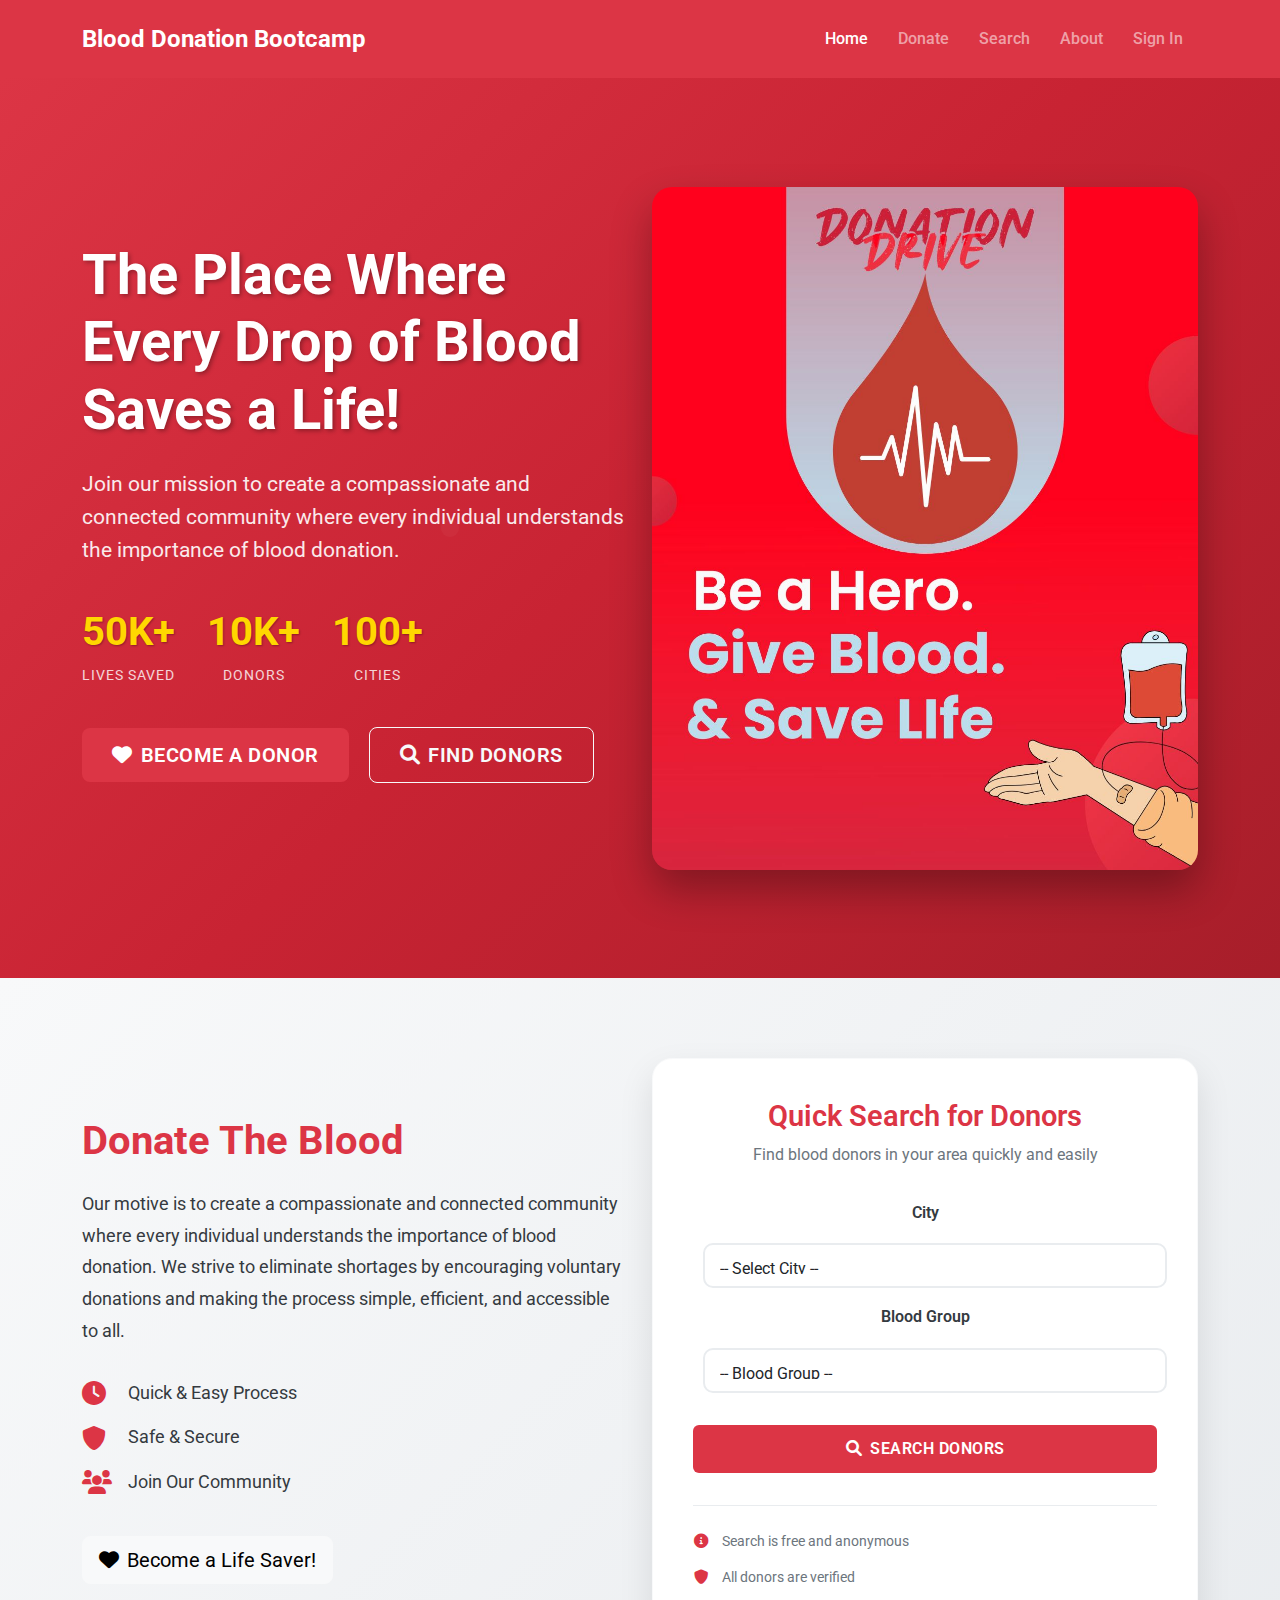
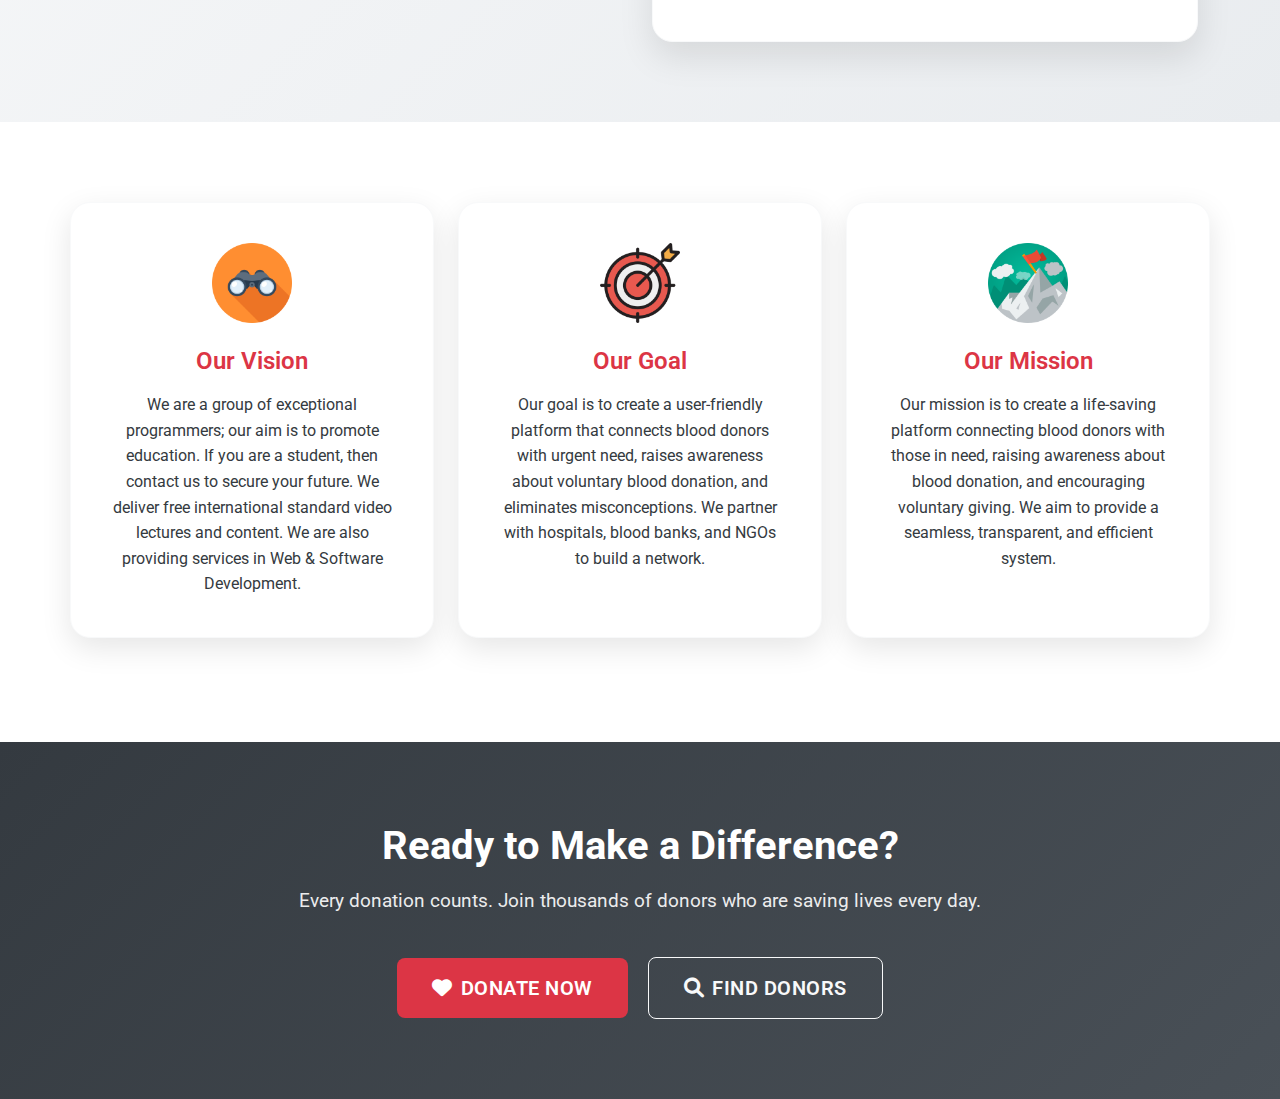
<file: blood donation/index.html>
<!DOCTYPE html>
<html lang="en">
<head>
    <meta charset="UTF-8">
    <meta name="viewport" content="width=device-width, initial-scale=1.0">
    <title>Donate The Blood</title>
    <meta name="description" content="Blood Donation Website">
    <meta name="author" content="Blood Donation System">
    
    <!-- Bootstrap CSS -->
    <link href="https://cdn.jsdelivr.net/npm/bootstrap@5.3.0/dist/css/bootstrap.min.css" rel="stylesheet">
    <!-- Custom CSS -->
    <link rel="stylesheet" href="css/styles.css">
    <!-- Google Fonts -->
    <link href="https://fonts.googleapis.com/css2?family=Roboto:wght@400;700&display=swap" rel="stylesheet">
    <!-- Font Awesome -->
    <link rel="stylesheet" href="https://cdnjs.cloudflare.com/ajax/libs/font-awesome/6.0.0/css/all.min.css">
</head>
<body>
    <!-- Navigation -->
    <nav class="navbar navbar-expand-lg navbar-dark bg-danger">
        <div class="container">
            <a class="navbar-brand" href="index.html">Blood Donation Bootcamp</a>
            <button class="navbar-toggler" type="button" data-bs-toggle="collapse" data-bs-target="#navbarNav">
                <span class="navbar-toggler-icon"></span>
            </button>
            <div class="collapse navbar-collapse" id="navbarNav">
                <ul class="navbar-nav ms-auto">
                    <li class="nav-item">
                        <a class="nav-link active" href="index.html">Home</a>
                    </li>
                    <li class="nav-item">
                        <a class="nav-link" href="donate.html">Donate</a>
                    </li>
                    <li class="nav-item">
                        <a class="nav-link" href="search.html">Search</a>
                    </li>
                    <li class="nav-item">
                        <a class="nav-link" href="about.html">About</a>
                    </li>
                    <li class="nav-item">
                        <a class="nav-link" href="signin.html">Sign In</a>
                    </li>
                </ul>
            </div>
        </div>
    </nav>

    <!-- Hero Section -->
    <div class="container-fluid hero-section">
        <div class="container">
            <div class="row align-items-center min-vh-100">
                <div class="col-lg-6">
                    <div class="hero-content">
                        <h1 class="hero-title">The Place Where Every Drop of Blood Saves a Life!</h1>
                        <p class="hero-subtitle">Join our mission to create a compassionate and connected community where every individual understands the importance of blood donation.</p>
                        
                        <div class="hero-stats">
                            <div class="stat-item">
                                <div class="stat-number">50K+</div>
                                <div class="stat-label">Lives Saved</div>
                            </div>
                            <div class="stat-item">
                                <div class="stat-number">10K+</div>
                                <div class="stat-label">Donors</div>
                            </div>
                            <div class="stat-item">
                                <div class="stat-number">100+</div>
                                <div class="stat-label">Cities</div>
                            </div>
                        </div>

                        <div class="hero-actions">
                            <a href="donate.html" class="btn btn-danger btn-lg me-3">
                                <i class="fas fa-heart me-2"></i>Become a Donor
                            </a>
                            <a href="search.html" class="btn btn-outline-light btn-lg">
                                <i class="fas fa-search me-2"></i>Find Donors
                            </a>
                        </div>
                    </div>
                </div>
                <div class="col-lg-6">
                    <div class="hero-image-container">
                        <img src="img/blood.jpg" alt="Blood Donation" class="hero-image">
                    </div>
                </div>
            </div>
        </div>
    </div>

    <!-- Donate Section -->
    <div class="container-fluid donate-section">
        <div class="container">
            <div class="row align-items-center">
                <div class="col-lg-6">
                    <div class="donate-content">
                        <h2 class="section-title">Donate The Blood</h2>
                        <p class="section-text">
                            Our motive is to create a compassionate and connected community where every individual understands the importance of blood donation. We strive to eliminate shortages by encouraging voluntary donations and making the process simple, efficient, and accessible to all.
                        </p>
                        <div class="donate-features">
                            <div class="feature-item">
                                <i class="fas fa-clock text-danger"></i>
                                <span>Quick & Easy Process</span>
                            </div>
                            <div class="feature-item">
                                <i class="fas fa-shield-alt text-danger"></i>
                                <span>Safe & Secure</span>
                            </div>
                            <div class="feature-item">
                                <i class="fas fa-users text-danger"></i>
                                <span>Join Our Community</span>
                            </div>
                        </div>
                        <a href="donate.html" class="btn btn-light btn-lg">
                            <i class="fas fa-heart me-2"></i>Become a Life Saver!
                        </a>
                    </div>
                </div>
                <div class="col-lg-6">
                    <div class="donate-visual">
                        <div class="quick-search-container">
                            <h3 class="search-title">Quick Search for Donors</h3>
                            <p class="search-subtitle">Find blood donors in your area quickly and easily</p>
                            <form action="search.html" method="get" class="donate-search-form">
                                <div class="form-group mb-3">
                                    <label for="donate-city" class="form-label">City</label>
                                    <select name="city" id="donate-city" class="form-control" required>
                                        <option value="">-- Select City --</option>
                                        <!-- Cities will be populated by JavaScript -->
                                    </select>
                                </div>
                                <div class="form-group mb-3">
                                    <label for="donate-blood-group" class="form-label">Blood Group</label>
                                    <select name="blood_group" id="donate-blood-group" class="form-control" required>
                                        <option value="">-- Blood Group --</option>
                                        <option value="A+">A+</option>
                                        <option value="A-">A-</option>
                                        <option value="B+">B+</option>
                                        <option value="B-">B-</option>
                                        <option value="AB+">AB+</option>
                                        <option value="AB-">AB-</option>
                                        <option value="O+">O+</option>
                                        <option value="O-">O-</option>
                                    </select>
                                </div>
                                <button type="submit" class="btn btn-danger w-100">
                                    <i class="fas fa-search me-2"></i>Search Donors
                                </button>
                            </form>
                            <div class="search-info">
                                <div class="info-item">
                                    <i class="fas fa-info-circle text-danger"></i>
                                    <span>Search is free and anonymous</span>
                                </div>
                                <div class="info-item">
                                    <i class="fas fa-shield-alt text-danger"></i>
                                    <span>All donors are verified</span>
                                </div>
                            </div>
                        </div>
                    </div>
                </div>
            </div>
        </div>
    </div>

    <!-- Vision, Goal, Mission Section -->
    <div class="container mission-section">
        <div class="row">
            <div class="col-lg-4 mb-4">
                <div class="mission-card">
                    <div class="card-icon">
                        <img src="img/binoculars.png" alt="Our Vision" class="mission-icon">
                    </div>
                    <h3 class="card-title">Our Vision</h3>
                    <p class="card-text">
                        We are a group of exceptional programmers; our aim is to promote education. If you are a student, then contact us to secure your future. We deliver free international standard video lectures and content. We are also providing services in Web & Software Development.
                    </p>
                </div>
            </div>
            
            <div class="col-lg-4 mb-4">
                <div class="mission-card">
                    <div class="card-icon">
                        <img src="img/target.png" alt="Our Goal" class="mission-icon">
                    </div>
                    <h3 class="card-title">Our Goal</h3>
                    <p class="card-text">
                        Our goal is to create a user-friendly platform that connects blood donors with urgent need, raises awareness about voluntary blood donation, and eliminates misconceptions. We partner with hospitals, blood banks, and NGOs to build a network.
                    </p>
                </div>
            </div>
            
            <div class="col-lg-4 mb-4">
                <div class="mission-card">
                    <div class="card-icon">
                        <img src="img/goal.png" alt="Our Mission" class="mission-icon">
                    </div>
                    <h3 class="card-title">Our Mission</h3>
                    <p class="card-text">
                        Our mission is to create a life-saving platform connecting blood donors with those in need, raising awareness about blood donation, and encouraging voluntary giving. We aim to provide a seamless, transparent, and efficient system.
                    </p>
                </div>
            </div>
        </div>
    </div>

    <!-- Call to Action Section -->
    <div class="container-fluid cta-section">
        <div class="container">
            <div class="row justify-content-center">
                <div class="col-lg-8 text-center">
                    <h2 class="cta-title">Ready to Make a Difference?</h2>
                    <p class="cta-text">Every donation counts. Join thousands of donors who are saving lives every day.</p>
                    <div class="cta-buttons">
                        <a href="donate.html" class="btn btn-danger btn-lg me-3">
                            <i class="fas fa-heart me-2"></i>Donate Now
                        </a>
                        <a href="search.html" class="btn btn-outline-light btn-lg">
                            <i class="fas fa-search me-2"></i>Find Donors
                        </a>
                    </div>
                </div>
            </div>
        </div>
    </div>

    <!-- Bootstrap JS -->
    <script src="https://cdn.jsdelivr.net/npm/bootstrap@5.3.0/dist/js/bootstrap.bundle.min.js"></script>
    <!-- Custom JS -->
    <script src="js/api.js"></script>
    <script src="js/main.js"></script>
</body>
</html>
</file>
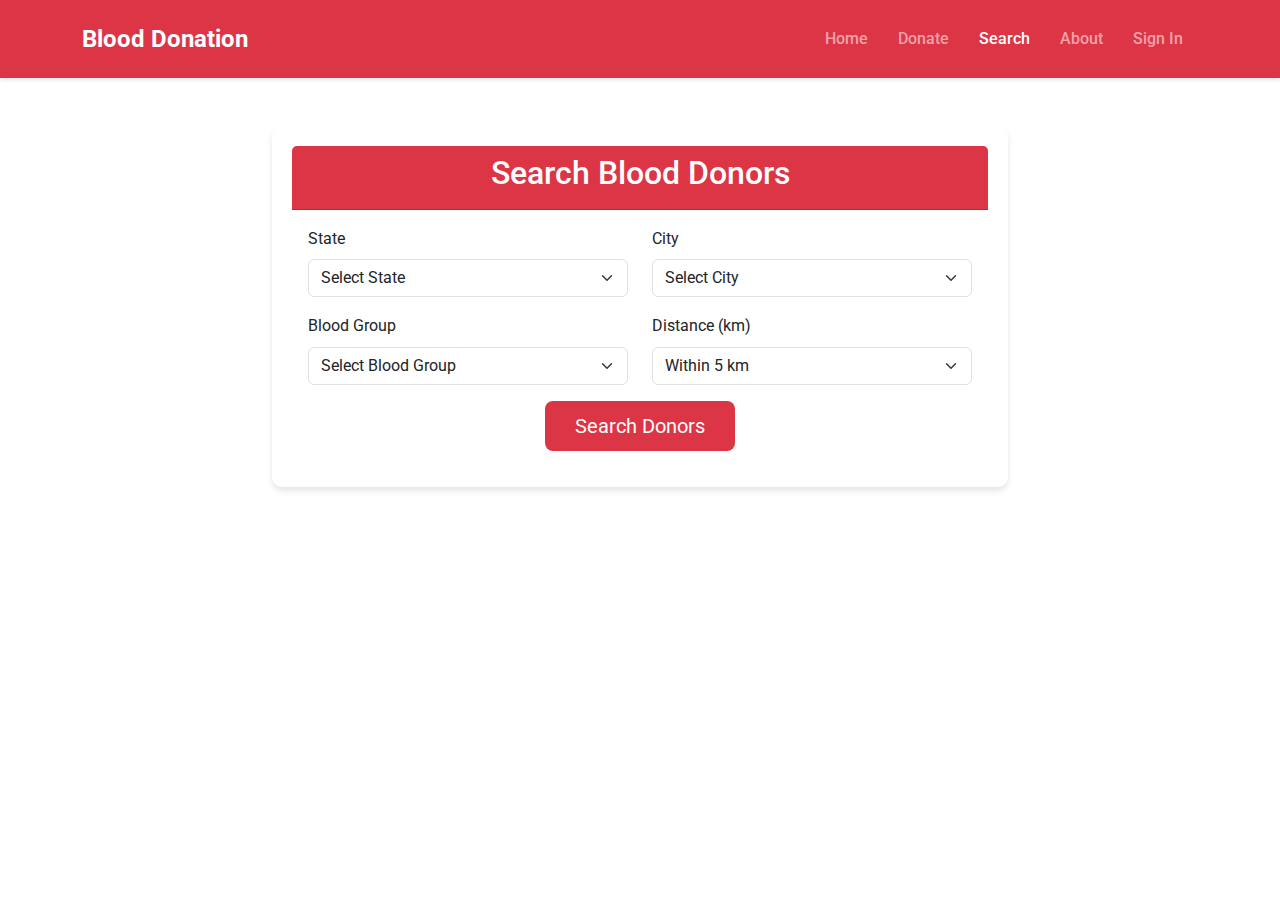
<file: blood donation/search.html>
<!DOCTYPE html>
<html lang="en">
<head>
    <meta charset="UTF-8">
    <meta name="viewport" content="width=device-width, initial-scale=1.0">
    <title>Search Donors - Blood Donation System</title>
    <meta name="description" content="Search for blood donors in your area">
    <meta name="author" content="Blood Donation System">
    
    <!-- Bootstrap CSS -->
    <link href="https://cdn.jsdelivr.net/npm/bootstrap@5.3.0/dist/css/bootstrap.min.css" rel="stylesheet">
    <!-- Custom CSS -->
    <link rel="stylesheet" href="css/styles.css">
    <!-- Google Fonts -->
    <link href="https://fonts.googleapis.com/css2?family=Roboto:wght@400;700&display=swap" rel="stylesheet">
</head>
<body>
    <!-- Navigation -->
    <nav class="navbar navbar-expand-lg navbar-dark bg-danger">
        <div class="container">
            <a class="navbar-brand" href="index.html">Blood Donation</a>
            <button class="navbar-toggler" type="button" data-bs-toggle="collapse" data-bs-target="#navbarNav">
                <span class="navbar-toggler-icon"></span>
            </button>
            <div class="collapse navbar-collapse" id="navbarNav">
                <ul class="navbar-nav ms-auto">
                    <li class="nav-item">
                        <a class="nav-link" href="index.html">Home</a>
                    </li>
                    <li class="nav-item">
                        <a class="nav-link" href="donate.html">Donate</a>
                    </li>
                    <li class="nav-item">
                        <a class="nav-link active" href="search.html">Search</a>
                    </li>
                    <li class="nav-item">
                        <a class="nav-link" href="about.html">About</a>
                    </li>
                    <li class="nav-item">
                        <a class="nav-link" href="signin.html">Sign In</a>
                    </li>
                </ul>
            </div>
        </div>
    </nav>

    <!-- Search Section -->
    <div class="container">
        <div class="row">
            <div class="col-md-8 offset-md-2">
                <div class="card mt-5">
                    <div class="card-header bg-danger text-white">
                        <h2 class="text-center">Search Blood Donors</h2>
                    </div>
                    <div class="card-body">
                        <form id="searchForm" action="#" method="GET">
                            <div class="row">
                                <div class="col-md-6 mb-3">
                                    <label for="state" class="form-label">State</label>
                                    <select class="form-select" id="state" name="state" required>
                                        <option value="">Select State</option>
                                        <!-- States will be populated by JavaScript -->
                                    </select>
                                </div>
                                <div class="col-md-6 mb-3">
                                    <label for="city" class="form-label">City</label>
                                    <select class="form-select" id="city" name="city" required>
                                        <option value="">Select City</option>
                                        <!-- Cities will be populated by JavaScript -->
                                    </select>
                                </div>
                            </div>

                            <div class="row">
                                <div class="col-md-6 mb-3">
                                    <label for="blood_group" class="form-label">Blood Group</label>
                                    <select class="form-select" id="blood_group" name="blood_group" required>
                                        <option value="">Select Blood Group</option>
                                        <option value="A+">A+</option>
                                        <option value="A-">A-</option>
                                        <option value="B+">B+</option>
                                        <option value="B-">B-</option>
                                        <option value="AB+">AB+</option>
                                        <option value="AB-">AB-</option>
                                        <option value="O+">O+</option>
                                        <option value="O-">O-</option>
                                    </select>
                                </div>
                                <div class="col-md-6 mb-3">
                                    <label for="distance" class="form-label">Distance (km)</label>
                                    <select class="form-select" id="distance" name="distance">
                                        <option value="5">Within 5 km</option>
                                        <option value="10">Within 10 km</option>
                                        <option value="20">Within 20 km</option>
                                        <option value="50">Within 50 km</option>
                                        <option value="100">Within 100 km</option>
                                    </select>
                                </div>
                            </div>

                            <div class="text-center">
                                <button type="submit" class="btn btn-danger btn-lg">Search Donors</button>
                            </div>
                        </form>
                    </div>
                </div>

                <!-- Search Results -->
                <div id="searchResults" class="mt-4" style="display: none;">
                    <h3 class="text-center mb-4">Search Results</h3>
                    <div class="row" id="donorsList">
                        <!-- Donor cards will be populated by JavaScript -->
                    </div>
                </div>

                <!-- No Results Message -->
                <div id="noResults" class="alert alert-info mt-4 text-center" style="display: none;">
                    No donors found matching your criteria. Please try a different search or register as a donor.
                </div>
            </div>
        </div>
    </div>

   

    <!-- Bootstrap JS -->
    <script src="https://cdn.jsdelivr.net/npm/bootstrap@5.3.0/dist/js/bootstrap.bundle.min.js"></script>
    <!-- Custom JS -->
    <script src="js/api.js"></script>
    <script src="js/main.js"></script>
    <script src="js/search.js"></script>
</body>
</html>
</file>
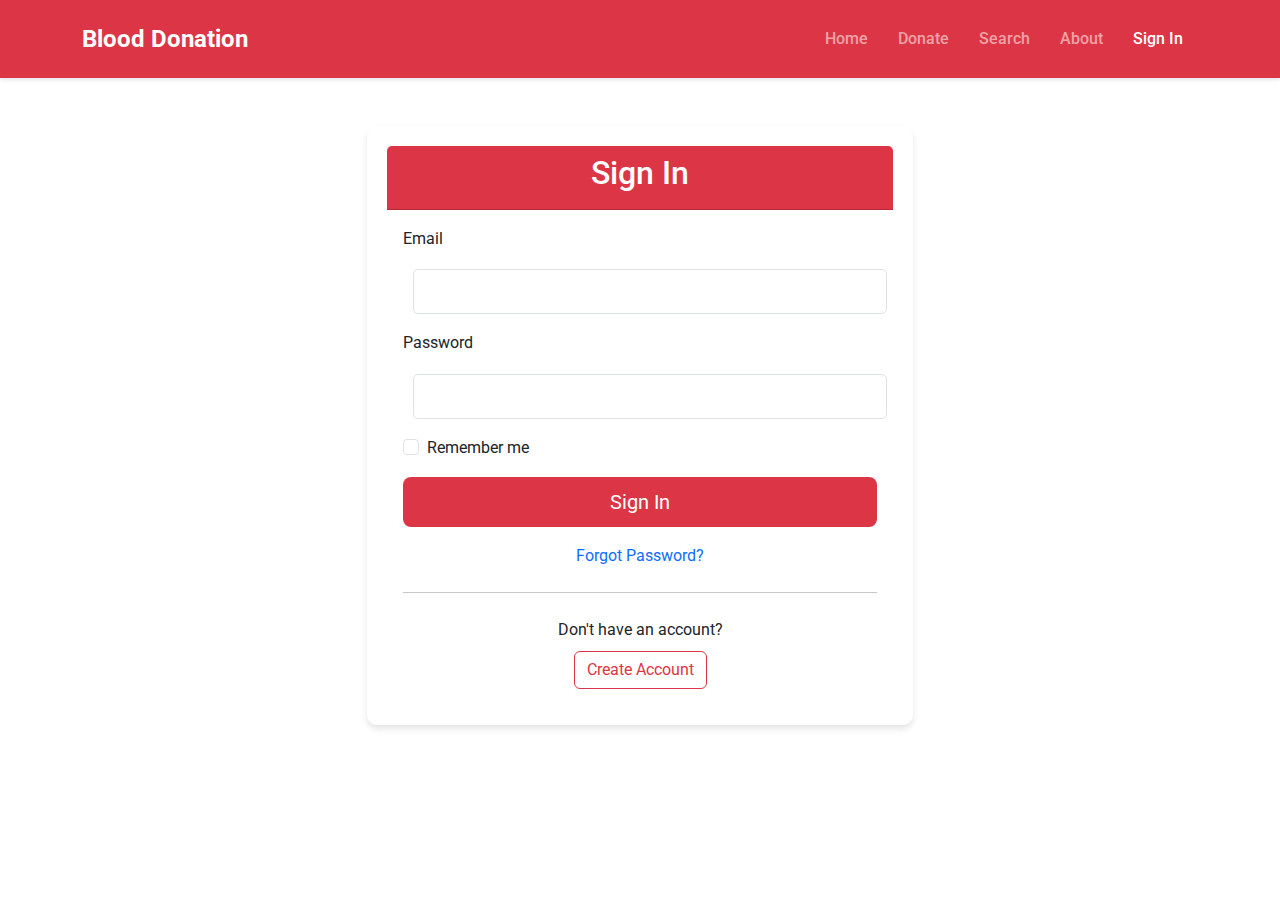
<file: blood donation/signin.html>
<!DOCTYPE html>
<html lang="en">
<head>
    <meta charset="UTF-8">
    <meta name="viewport" content="width=device-width, initial-scale=1.0">
    <title>Sign In - Blood Donation System</title>
    <meta name="description" content="Sign in to your blood donation account">
    <meta name="author" content="Blood Donation System">
    
    <!-- Bootstrap CSS -->
    <link href="https://cdn.jsdelivr.net/npm/bootstrap@5.3.0/dist/css/bootstrap.min.css" rel="stylesheet">
    <!-- Custom CSS -->
    <link rel="stylesheet" href="css/styles.css">
    <!-- Google Fonts -->
    <link href="https://fonts.googleapis.com/css2?family=Roboto:wght@400;700&display=swap" rel="stylesheet">
</head>
<body>
    <!-- Navigation -->
    <nav class="navbar navbar-expand-lg navbar-dark bg-danger">
        <div class="container">
            <a class="navbar-brand" href="index.html">Blood Donation</a>
            <button class="navbar-toggler" type="button" data-bs-toggle="collapse" data-bs-target="#navbarNav">
                <span class="navbar-toggler-icon"></span>
            </button>
            <div class="collapse navbar-collapse" id="navbarNav">
                <ul class="navbar-nav ms-auto">
                    <li class="nav-item">
                        <a class="nav-link" href="index.html">Home</a>
                    </li>
                    <li class="nav-item">
                        <a class="nav-link" href="donate.html">Donate</a>
                    </li>
                    <li class="nav-item">
                        <a class="nav-link" href="search.html">Search</a>
                    </li>
                    <li class="nav-item">
                        <a class="nav-link" href="about.html">About</a>
                    </li>
                    <li class="nav-item">
                        <a class="nav-link active" href="signin.html">Sign In</a>
                    </li>
                </ul>
            </div>
        </div>
    </nav>

    <!-- Sign In Section -->
    <div class="container">
        <div class="row">
            <div class="col-md-6 offset-md-3">
                <div class="card mt-5">
                    <div class="card-header bg-danger text-white">
                        <h2 class="text-center">Sign In</h2>
                    </div>
                    <div class="card-body">
                        <form id="signinForm" action="#" method="POST">
                            <div class="mb-3">
                                <label for="email" class="form-label">Email</label>
                                <input type="email" class="form-control" id="email" name="email" required>
                            </div>
                            
                            <div class="mb-3">
                                <label for="password" class="form-label">Password</label>
                                <input type="password" class="form-control" id="password" name="password" required>
                            </div>
                            
                            <div class="mb-3 form-check">
                                <input type="checkbox" class="form-check-input" id="remember" name="remember">
                                <label class="form-check-label" for="remember">Remember me</label>
                            </div>
                            
                            <div class="d-grid gap-2">
                                <button type="submit" class="btn btn-danger btn-lg">Sign In</button>
                            </div>
                            
                            <div class="text-center mt-3">
                                <a href="#" class="text-decoration-none">Forgot Password?</a>
                            </div>
                        </form>
                        
                        <hr class="my-4">
                        
                        <div class="text-center">
                            <p class="mb-0">Don't have an account?</p>
                            <a href="#" class="btn btn-outline-danger mt-2">Create Account</a>
                        </div>
                    </div>
                </div>
            </div>
        </div>
    </div>

  

    <!-- Bootstrap JS -->
    <script src="https://cdn.jsdelivr.net/npm/bootstrap@5.3.0/dist/js/bootstrap.bundle.min.js"></script>
    <!-- Custom JS -->
    <script src="js/api.js"></script>
    <script src="js/main.js"></script>
    <script src="js/signin.js"></script>
</body>
</html>
</file>
<file: blood donation/css/styles.css>
:root {
    --primary-color: #dc3545;
    --secondary-color: #6c757d;
    --light-color: #f8f9fa;
    --dark-color: #343a40;
}

body {
    font-family: 'Roboto', sans-serif;
    line-height: 1.6;
    color: var(--dark-color);
}

.header-img {
    background: linear-gradient(rgba(0, 0, 0, 0.7), rgba(0, 0, 0, 0.7)), url('../img/header-bg.jpg');
    background-size: cover;
    background-position: center;
    color: white;
    padding: 100px 0;
    margin-bottom: 30px;
}

.header h1 {
    font-size: 2.5rem;
    font-weight: 700;
    margin-bottom: 20px;
}

.white-bar {
    width: 100px;
    height: 3px;
    background-color: white;
    margin: 20px auto;
}

.form-control {
    height: 45px;
    margin: 10px;
    border-radius: 5px;
}

.btn-danger {
    background-color: var(--primary-color);
    border: none;
    padding: 10px 30px;
    transition: all 0.3s ease;
}

.btn-danger:hover {
    background-color: #c82333;
    transform: translateY(-2px);
}

.red-background {
    background-color: var(--primary-color);
    color: white;
    padding: 50px 0;
    margin: 30px 0;
}

.red-background h1 {
    font-size: 2.5rem;
    font-weight: 700;
    margin-bottom: 20px;
}

.pera-text {
    font-size: 1.1rem;
    line-height: 1.8;
    margin-bottom: 30px;
}

.card {
    border: none;
    border-radius: 10px;
    box-shadow: 0 4px 6px rgba(0, 0, 0, 0.1);
    padding: 20px;
    margin: 20px 0;
    transition: transform 0.3s ease;
}

.card:hover {
    transform: translateY(-5px);
}

.card h3 {
    color: var(--primary-color);
    font-size: 1.5rem;
    margin-bottom: 20px;
}

.card img {
    width: 100px;
    height: 100px;
    margin: 0 auto 20px;
    display: block;
}

.footer {
    background-color: var(--dark-color);
    color: white;
    padding: 20px 0;
    margin-top: 50px;
}

@media (max-width: 768px) {
    .header h1 {
        font-size: 2rem;
    }
    
    .form-control {
        width: 100%;
        margin: 10px 0;
    }
    
    .card {
        margin: 10px 0;
    }
}

.center-aligned {
    display: flex;
    justify-content: center;
    align-items: center;
}

.margin10px {
    margin: 10px;
}

.red {
    color: var(--primary-color);
}

.navbar {
    padding: 15px 0;
    box-shadow: 0 2px 4px rgba(0, 0, 0, 0.1);
}

.navbar-brand {
    font-size: 1.5rem;
    font-weight: 700;
}

.nav-link {
    font-weight: 500;
    padding: 10px 15px !important;
    transition: color 0.3s ease;
}

.nav-link:hover {
    color: rgba(255, 255, 255, 0.8) !important;
}

.form-group {
    margin: 15px 0;
}

.demo-default {
    border: 1px solid #ced4da;
    padding: 8px 15px;
    font-size: 1rem;
    color: var(--dark-color);
}

.demo-default:focus {
    border-color: var(--primary-color);
    box-shadow: 0 0 0 0.2rem rgba(220, 53, 69, 0.25);
} 

/* New Hero Section Styles */
.hero-section {
    background: linear-gradient(135deg, #dc3545 0%, #c82333 50%, #a71e2a 100%);
    color: white;
    position: relative;
    overflow: hidden;
}

.hero-section::before {
    content: '';
    position: absolute;
    top: 0;
    left: 0;
    right: 0;
    bottom: 0;
    background: url('data:image/svg+xml,<svg xmlns="http://www.w3.org/2000/svg" viewBox="0 0 100 100"><defs><pattern id="grain" width="100" height="100" patternUnits="userSpaceOnUse"><circle cx="50" cy="50" r="1" fill="rgba(255,255,255,0.1)"/></pattern></defs><rect width="100" height="100" fill="url(%23grain)"/></svg>');
    opacity: 0.3;
}

.hero-content {
    position: relative;
    z-index: 2;
}

.hero-title {
    font-size: 3.5rem;
    font-weight: 700;
    margin-bottom: 1.5rem;
    line-height: 1.2;
    text-shadow: 2px 2px 4px rgba(0,0,0,0.3);
}

.hero-subtitle {
    font-size: 1.3rem;
    margin-bottom: 2rem;
    opacity: 0.9;
    line-height: 1.6;
}

.hero-stats {
    display: flex;
    gap: 2rem;
    margin-bottom: 2.5rem;
}

.stat-item {
    text-align: center;
}

.stat-number {
    font-size: 2.5rem;
    font-weight: 700;
    color: #ffd700;
    text-shadow: 1px 1px 2px rgba(0,0,0,0.3);
}

.stat-label {
    font-size: 0.9rem;
    opacity: 0.8;
    text-transform: uppercase;
    letter-spacing: 1px;
}

.hero-actions {
    margin-bottom: 2rem;
}

.hero-actions .btn {
    padding: 12px 30px;
    font-weight: 600;
    text-transform: uppercase;
    letter-spacing: 0.5px;
    transition: all 0.3s ease;
}

.hero-actions .btn:hover {
    transform: translateY(-3px);
    box-shadow: 0 10px 25px rgba(0,0,0,0.2);
}

.hero-image-container {
    position: relative;
    text-align: center;
}

.hero-image {
    max-width: 100%;
    height: auto;
    border-radius: 20px;
    box-shadow: 0 20px 40px rgba(0,0,0,0.3);
    transition: transform 0.3s ease;
}

.hero-image:hover {
    transform: scale(1.05);
}

/* Quick Search Container in Donate Section */
.quick-search-container {
    background: white;
    padding: 2.5rem;
    border-radius: 20px;
    box-shadow: 0 15px 35px rgba(0,0,0,0.1);
    border: 1px solid #f8f9fa;
}

.search-title {
    color: var(--primary-color);
    font-size: 1.8rem;
    font-weight: 600;
    margin-bottom: 0.5rem;
    text-align: center;
}

.search-subtitle {
    color: var(--secondary-color);
    text-align: center;
    margin-bottom: 2rem;
    font-size: 1rem;
}

.donate-search-form .form-control {
    border: 2px solid #e9ecef;
    border-radius: 10px;
    padding: 12px 15px;
    transition: all 0.3s ease;
    font-size: 1rem;
}

.donate-search-form .form-control:focus {
    border-color: var(--primary-color);
    box-shadow: 0 0 0 0.2rem rgba(220, 53, 69, 0.25);
}

.donate-search-form .form-label {
    font-weight: 600;
    color: var(--dark-color);
    margin-bottom: 0.5rem;
}

.donate-search-form .btn {
    padding: 12px 20px;
    font-weight: 600;
    text-transform: uppercase;
    letter-spacing: 0.5px;
    margin-top: 1rem;
}

.search-info {
    margin-top: 2rem;
    padding-top: 1.5rem;
    border-top: 1px solid #e9ecef;
}

.info-item {
    display: flex;
    align-items: center;
    margin-bottom: 0.8rem;
    font-size: 0.9rem;
    color: var(--secondary-color);
}

.info-item i {
    margin-right: 0.8rem;
    width: 16px;
}

/* Remove old floating card styles */
.floating-card {
    display: none;
}

/* Donate Section Styles */
.donate-section {
    background: linear-gradient(135deg, #f8f9fa 0%, #e9ecef 100%);
    padding: 80px 0;
}

.section-title {
    font-size: 2.5rem;
    font-weight: 700;
    color: var(--primary-color);
    margin-bottom: 1.5rem;
}

.section-text {
    font-size: 1.1rem;
    line-height: 1.8;
    margin-bottom: 2rem;
    color: var(--dark-color);
}

.donate-features {
    margin-bottom: 2.5rem;
}

.feature-item {
    display: flex;
    align-items: center;
    margin-bottom: 1rem;
    font-size: 1.1rem;
    color: var(--dark-color);
}

.feature-item i {
    font-size: 1.5rem;
    margin-right: 1rem;
    width: 30px;
}

.donate-visual {
    text-align: center;
    position: relative;
}

.blood-drop-animation {
    position: relative;
    height: 300px;
}

.drop {
    position: absolute;
    width: 20px;
    height: 30px;
    background: var(--primary-color);
    border-radius: 50% 50% 50% 50% / 60% 60% 40% 40%;
    animation: dropFall 3s infinite;
}

.drop:nth-child(1) {
    left: 20%;
    animation-delay: 0s;
}

.drop:nth-child(2) {
    left: 50%;
    animation-delay: 1s;
}

.drop:nth-child(3) {
    left: 80%;
    animation-delay: 2s;
}

@keyframes dropFall {
    0% {
        top: -50px;
        opacity: 0;
        transform: scale(0.5);
    }
    50% {
        opacity: 1;
        transform: scale(1);
    }
    100% {
        top: 300px;
        opacity: 0;
        transform: scale(0.5);
    }
}

/* Mission Section Styles */
.mission-section {
    padding: 80px 0;
    background: white;
}

.mission-card {
    background: white;
    border-radius: 20px;
    padding: 2.5rem;
    text-align: center;
    box-shadow: 0 10px 30px rgba(0,0,0,0.1);
    transition: all 0.3s ease;
    height: 100%;
    border: 1px solid #f8f9fa;
}

.mission-card:hover {
    transform: translateY(-10px);
    box-shadow: 0 20px 40px rgba(0,0,0,0.15);
}

.card-icon {
    margin-bottom: 1.5rem;
}

.mission-icon {
    width: 80px;
    height: 80px;
    margin: 0 auto;
    transition: transform 0.3s ease;
}

.mission-card:hover .mission-icon {
    transform: scale(1.1);
}

.card-title {
    color: var(--primary-color);
    font-size: 1.5rem;
    font-weight: 600;
    margin-bottom: 1rem;
}

.card-text {
    color: var(--dark-color);
    line-height: 1.6;
    font-size: 1rem;
}

.cta-section {
    background: linear-gradient(135deg, var(--dark-color) 0%, #495057 100%);
    color: white;
    padding: 80px 0;
    text-align: center;
}

.cta-title {
    font-size: 2.5rem;
    font-weight: 700;
    margin-bottom: 1rem;
}

.cta-text {
    font-size: 1.2rem;
    margin-bottom: 2.5rem;
    opacity: 0.9;
}

.cta-buttons .btn {
    padding: 15px 35px;
    font-weight: 600;
    text-transform: uppercase;
    letter-spacing: 0.5px;
    transition: all 0.3s ease;
}

.cta-buttons .btn:hover {
    transform: translateY(-3px);
    box-shadow: 0 10px 25px rgba(0,0,0,0.3);
}

@media (max-width: 991px) {
    .hero-title {
        font-size: 2.5rem;
    }
    
    .hero-stats {
        flex-direction: column;
        gap: 1rem;
    }
    
    .floating-card {
        position: relative;
        bottom: auto;
        left: auto;
        transform: none;
        margin-top: 2rem;
        min-width: auto;
    }
    
    .donate-visual {
        margin-top: 3rem;
    }
}

@media (max-width: 768px) {
    .hero-title {
        font-size: 2rem;
    }
    
    .hero-subtitle {
        font-size: 1.1rem;
    }
    
    .section-title {
        font-size: 2rem;
    }
    
    .cta-title {
        font-size: 2rem;
    }
    
    .hero-actions .btn {
        display: block;
        width: 100%;
        margin-bottom: 1rem;
    }
    
    .cta-buttons .btn {
        display: block;
        width: 100%;
        margin-bottom: 1rem;
    }
}

.btn {
    transition: all 0.3s ease;
}

.btn:hover {
    transform: translateY(-2px);
}

.mission-card {
    cursor: pointer;
}

html {
    scroll-behavior: smooth;
}

@keyframes fadeInUp {
    from {
        opacity: 0;
        transform: translateY(30px);
    }
    to {
        opacity: 1;
        transform: translateY(0);
    }
}

.hero-content, .donate-content, .mission-card {
    animation: fadeInUp 0.8s ease-out;
}

.mission-card:nth-child(2) {
    animation-delay: 0.2s;
}

.mission-card:nth-child(3) {
    animation-delay: 0.4s;
}
</file>
